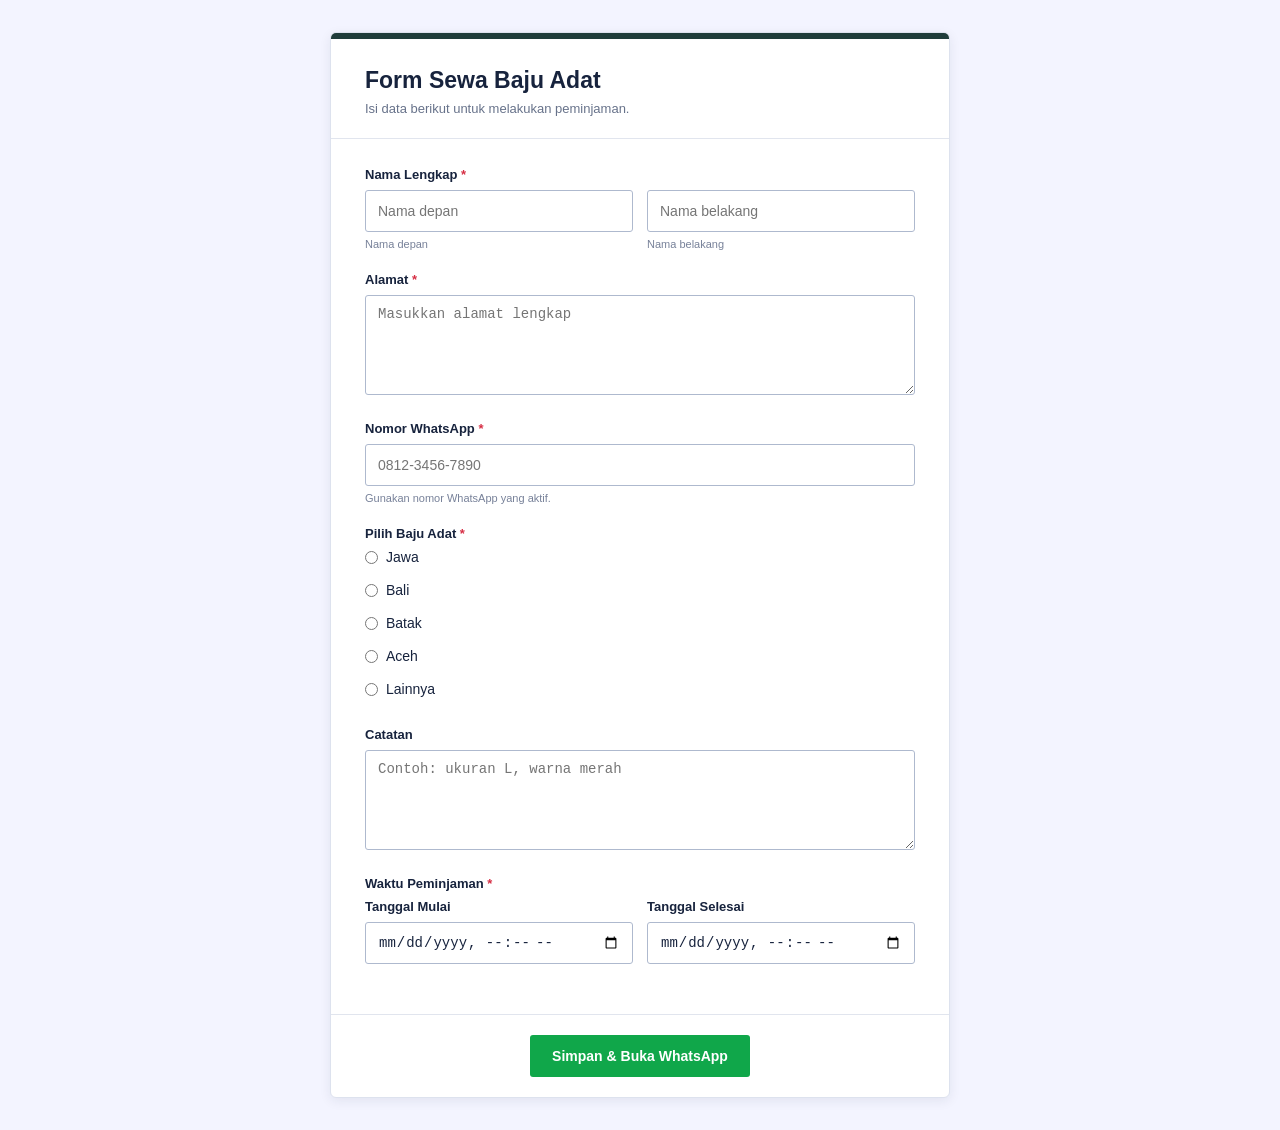
<file: target/classes/static/index.html>
<!DOCTYPE html>
<html lang="id">
<head>
    <meta charset="UTF-8">
    <meta name="viewport" content="width=device-width, initial-scale=1.0">
    <title>Form Sewa Baju Adat</title>

    <style>
        * {
            box-sizing: border-box;
        }

        body {
            margin: 0;
            min-height: 100vh;
            padding: 32px 16px;
            background: #f3f4ff;
            font-family: Arial, Helvetica, sans-serif;
            color: #17233d;
        }

        .form-card {
            width: 100%;
            max-width: 620px;
            margin: 0 auto;
            background: #ffffff;
            border: 1px solid #dde2ee;
            border-radius: 6px;
            box-shadow: 0 3px 12px rgba(22, 37, 66, 0.08);
            overflow: hidden;
        }

        .form-header {
            padding: 28px 34px 22px;
            border-top: 6px solid #203d3b;
            border-bottom: 1px solid #e1e5ee;
        }

        .form-header h1 {
            margin: 0 0 7px;
            font-size: 23px;
        }

        .form-header p {
            margin: 0;
            font-size: 13px;
            color: #67728a;
        }

        .form-body {
            padding: 28px 34px;
        }

        .form-group {
            margin-bottom: 22px;
        }

        .form-row {
            display: grid;
            grid-template-columns: 1fr 1fr;
            gap: 14px;
        }

        label,
        .group-label {
            display: block;
            margin-bottom: 8px;
            font-size: 13px;
            font-weight: 600;
        }

        .required {
            color: #d62d43;
        }

        input,
        textarea {
            width: 100%;
            min-height: 42px;
            padding: 10px 12px;
            border: 1px solid #aeb9ce;
            border-radius: 3px;
            background: #ffffff;
            font-size: 14px;
            color: #17233d;
        }

        input:focus,
        textarea:focus {
            outline: 2px solid rgba(32, 61, 59, 0.16);
            border-color: #203d3b;
        }

        textarea {
            min-height: 100px;
            resize: vertical;
        }

        .radio-group {
            display: grid;
            gap: 9px;
        }

        .radio-option {
            display: flex;
            align-items: center;
            gap: 8px;
            font-size: 14px;
            font-weight: normal;
        }

        .radio-option input {
            width: auto;
            min-height: auto;
            margin: 0;
        }

        .hint {
            display: block;
            margin-top: 6px;
            color: #778199;
            font-size: 11px;
        }

        .form-footer {
            padding: 20px 34px;
            border-top: 1px solid #e1e5ee;
            text-align: center;
        }

        button {
            min-height: 42px;
            padding: 10px 22px;
            border: 0;
            border-radius: 3px;
            background: #10a74a;
            color: #ffffff;
            font-size: 14px;
            font-weight: 700;
            cursor: pointer;
        }

        button:disabled {
            opacity: 0.65;
            cursor: wait;
        }

        .message {
            display: none;
            margin-bottom: 18px;
            padding: 12px 14px;
            border-radius: 4px;
            font-size: 13px;
            white-space: pre-line;
        }

        .message.success {
            display: block;
            color: #176430;
            background: #e8f8ed;
            border: 1px solid #9bd6aa;
        }

        .message.error {
            display: block;
            color: #8e1e2d;
            background: #fff0f2;
            border: 1px solid #e5adb5;
        }

        @media (max-width: 600px) {
            .form-row {
                grid-template-columns: 1fr;
            }

            .form-header,
            .form-body,
            .form-footer {
                padding-left: 20px;
                padding-right: 20px;
            }
        }
    </style>
</head>

<body>
<main class="form-card">
    <header class="form-header">
        <h1>Form Sewa Baju Adat</h1>
        <p>Isi data berikut untuk melakukan peminjaman.</p>
    </header>

    <form id="formPeminjaman">
        <section class="form-body">
            <div id="message" class="message"></div>

            <div class="form-group">
                <span class="group-label">
                    Nama Lengkap <span class="required">*</span>
                </span>

                <div class="form-row">
                    <div>
                        <input
                                type="text"
                                id="namaDepan"
                                placeholder="Nama depan"
                                maxlength="100"
                                required
                        >
                        <small class="hint">Nama depan</small>
                    </div>

                    <div>
                        <input
                                type="text"
                                id="namaBelakang"
                                placeholder="Nama belakang"
                                maxlength="100"
                        >
                        <small class="hint">Nama belakang</small>
                    </div>
                </div>
            </div>

            <div class="form-group">
                <label for="alamat">
                    Alamat <span class="required">*</span>
                </label>

                <textarea
                        id="alamat"
                        placeholder="Masukkan alamat lengkap"
                        required
                ></textarea>
            </div>

            <div class="form-group">
                <label for="nomorWhatsapp">
                    Nomor WhatsApp <span class="required">*</span>
                </label>

                <input
                        type="tel"
                        id="nomorWhatsapp"
                        placeholder="0812-3456-7890"
                        maxlength="30"
                        required
                >

                <small class="hint">
                    Gunakan nomor WhatsApp yang aktif.
                </small>
            </div>

            <div class="form-group">
                <span class="group-label">
                    Pilih Baju Adat <span class="required">*</span>
                </span>

                <div class="radio-group">
                    <label class="radio-option">
                        <input type="radio" name="jenisBaju" value="Jawa" required>
                        Jawa
                    </label>

                    <label class="radio-option">
                        <input type="radio" name="jenisBaju" value="Bali">
                        Bali
                    </label>

                    <label class="radio-option">
                        <input type="radio" name="jenisBaju" value="Batak">
                        Batak
                    </label>

                    <label class="radio-option">
                        <input type="radio" name="jenisBaju" value="Aceh">
                        Aceh
                    </label>

                    <label class="radio-option">
                        <input type="radio" name="jenisBaju" value="Lainnya">
                        Lainnya
                    </label>
                </div>
            </div>

            <div class="form-group">
                <label for="catatan">Catatan</label>

                <textarea
                        id="catatan"
                        placeholder="Contoh: ukuran L, warna merah"
                ></textarea>
            </div>

            <div class="form-group">
                <span class="group-label">
                    Waktu Peminjaman <span class="required">*</span>
                </span>

                <div class="form-row">
                    <div>
                        <label for="startDate">Tanggal Mulai</label>
                        <input
                                type="datetime-local"
                                id="startDate"
                                required
                        >
                    </div>

                    <div>
                        <label for="endDate">Tanggal Selesai</label>
                        <input
                                type="datetime-local"
                                id="endDate"
                                required
                        >
                    </div>
                </div>
            </div>
        </section>

        <footer class="form-footer">
            <button type="submit" id="submitButton">
                Simpan &amp; Buka WhatsApp
            </button>
        </footer>
    </form>
</main>

<script>
    const form = document.getElementById("formPeminjaman");
    const messageElement = document.getElementById("message");
    const submitButton = document.getElementById("submitButton");
    const startDateElement = document.getElementById("startDate");
    const endDateElement = document.getElementById("endDate");

    function tampilkanPesan(text, type) {
        messageElement.className = "message " + type;
        messageElement.textContent = text;
        messageElement.scrollIntoView({
            behavior: "smooth",
            block: "center"
        });
    }

    function formatDateTimeLocal(date) {
        const pad = value => String(value).padStart(2, "0");

        return date.getFullYear()
            + "-" + pad(date.getMonth() + 1)
            + "-" + pad(date.getDate())
            + "T" + pad(date.getHours())
            + ":" + pad(date.getMinutes());
    }

    const sekarang = new Date();

    startDateElement.min = formatDateTimeLocal(sekarang);
    endDateElement.min = formatDateTimeLocal(sekarang);

    startDateElement.addEventListener("change", () => {
        endDateElement.min = startDateElement.value;

        if (
            endDateElement.value
            && endDateElement.value <= startDateElement.value
        ) {
            endDateElement.value = "";
        }
    });

    form.addEventListener("submit", async event => {
        event.preventDefault();

        const startDate = startDateElement.value;
        const endDate = endDateElement.value;
        const jenisBaju = document.querySelector(
            'input[name="jenisBaju"]:checked'
        );

        if (!jenisBaju) {
            tampilkanPesan(
                "Silakan pilih jenis baju adat.",
                "error"
            );
            return;
        }

        if (new Date(endDate) <= new Date(startDate)) {
            tampilkanPesan(
                "Tanggal selesai harus setelah tanggal mulai.",
                "error"
            );
            return;
        }

        const request = {
            namaDepan:
                document.getElementById("namaDepan").value,
            namaBelakang:
                document.getElementById("namaBelakang").value,
            alamat:
                document.getElementById("alamat").value,
            nomorWhatsapp:
                document.getElementById("nomorWhatsapp").value,
            jenisBaju: jenisBaju.value,
            catatan:
                document.getElementById("catatan").value,
            startDate: startDate + ":00",
            endDate: endDate + ":00"
        };

        submitButton.disabled = true;
        submitButton.textContent = "Menyimpan...";

        const whatsappWindow = window.open("", "_blank");

        try {
            const response = await fetch("/api/peminjaman", {
                method: "POST",
                headers: {
                    "Content-Type": "application/json"
                },
                body: JSON.stringify(request)
            });

            const result = await response.json();

            if (!response.ok) {
                let errorMessage =
                    result.message || "Data gagal disimpan.";

                if (result.errors) {
                    errorMessage += "\n"
                        + Object.values(result.errors).join("\n");
                }

                tampilkanPesan(errorMessage, "error");

                if (whatsappWindow) {
                    whatsappWindow.close();
                }

                return;
            }

            tampilkanPesan(
                "Data berhasil disimpan dengan ID "
                    + result.id
                    + ". WhatsApp akan dibuka.",
                "success"
            );

            if (whatsappWindow) {
                whatsappWindow.location.href = result.whatsappUrl;
            } else {
                window.location.href = result.whatsappUrl;
            }

            form.reset();

        } catch (error) {
            console.error(error);

            tampilkanPesan(
                "Tidak dapat terhubung ke server.",
                "error"
            );

            if (whatsappWindow) {
                whatsappWindow.close();
            }
        } finally {
            submitButton.disabled = false;
            submitButton.textContent =
                "Simpan & Buka WhatsApp";
        }
    });
</script>
</body>
</html>
</file>
